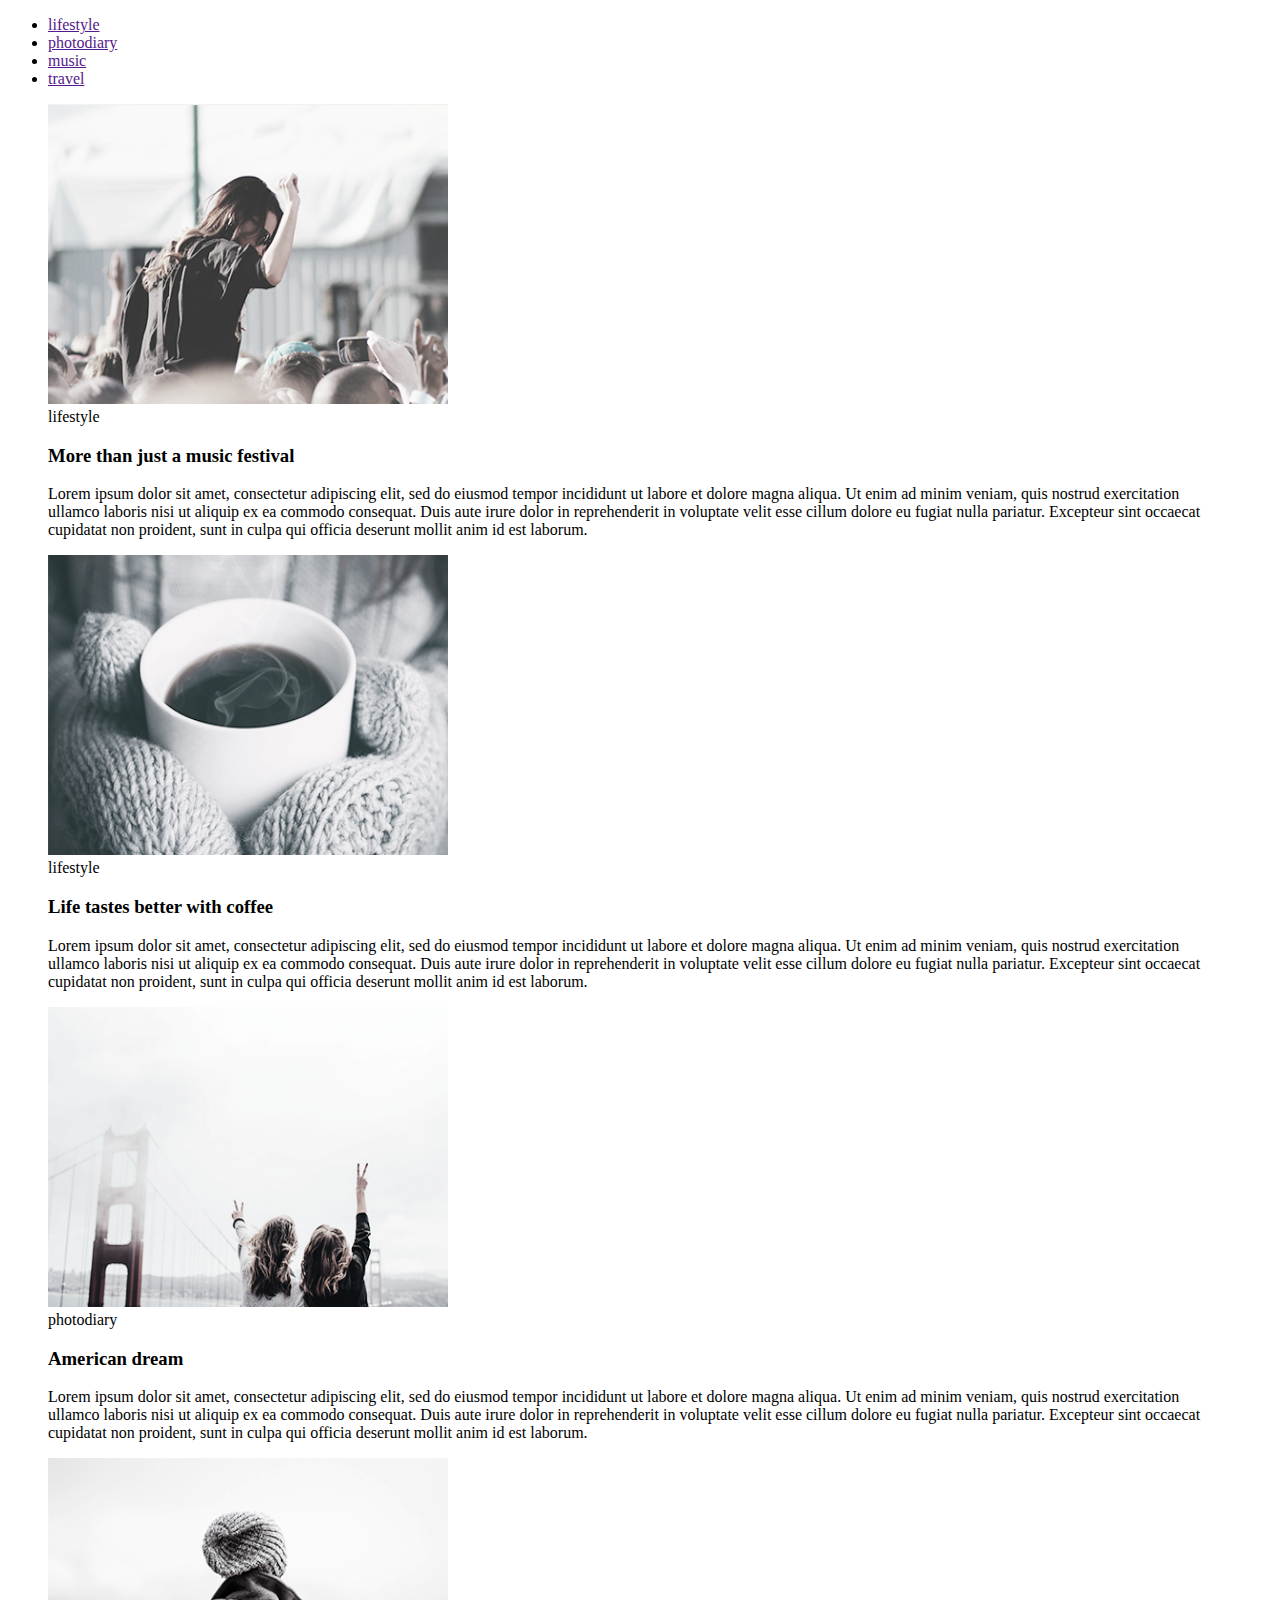
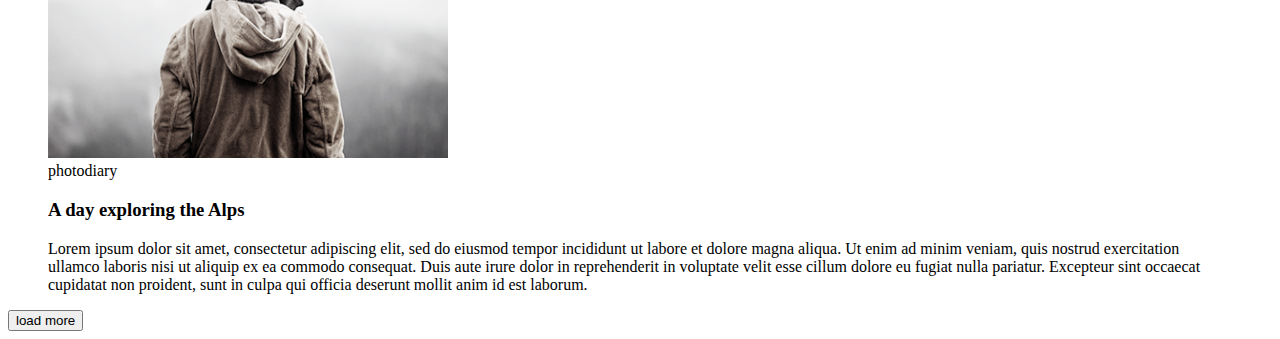
<file: module_1/index.html>
<!DOCTYPE html>
<html lang="en">
<head>
    <meta charset="UTF-8">
    <meta name="viewport" content="width=device-width, initial-scale=1.0">
    <title>module_01</title>
</head>
<body>
    <header>
        <nav>
            <ul>
                <li><a href="">lifestyle</a></li>
                <li><a href="">photodiary</a></li>
                <li><a href="">music</a></li>
                <li><a href="">travel</a></li>
            </ul>
        </nav>
    </header>
    <main>
        <div>
            <figure>
                <img width="400" height="300" class="photo" src="./img/girl.png" alt="photo">
                <figcaption>lifestyle</figcaption>
                <h3>More than just a music festival </h3>
                <p>Lorem ipsum dolor sit amet, consectetur adipiscing elit, 
                sed do eiusmod tempor incididunt ut labore et dolore magna aliqua. 
                Ut enim ad minim veniam, quis nostrud exercitation ullamco laboris nisi ut aliquip 
                ex ea commodo consequat. Duis aute irure dolor in reprehenderit in voluptate velit esse 
                cillum dolore eu fugiat nulla pariatur. Excepteur sint occaecat cupidatat non proident, 
                sunt in culpa qui officia deserunt mollit anim id est laborum.</p>
            </figure>
        </div>
        <div>
            <figure>
                <img width="400" height="300" class="photo" src="./img/coffee.png" alt="photo">
                <figcaption>lifestyle</figcaption>
                <h3>Life tastes better with coffee</h3>
                <p>Lorem ipsum dolor sit amet, consectetur adipiscing elit, 
                sed do eiusmod tempor incididunt ut labore et dolore magna aliqua. 
                Ut enim ad minim veniam, quis nostrud exercitation ullamco laboris nisi ut aliquip 
                ex ea commodo consequat. Duis aute irure dolor in reprehenderit in voluptate velit esse 
                cillum dolore eu fugiat nulla pariatur. Excepteur sint occaecat cupidatat non proident, 
                sunt in culpa qui officia deserunt mollit anim id est laborum.</p>
            </figure>
        </div>
        <div>
            <figure>
                <img width="400" height="300" class="photo" src="./img/bridge.png" alt="photo">
                <figcaption>photodiary</figcaption>
                <h3>American dream</h3>
                <p>Lorem ipsum dolor sit amet, consectetur adipiscing elit, 
                sed do eiusmod tempor incididunt ut labore et dolore magna aliqua. 
                Ut enim ad minim veniam, quis nostrud exercitation ullamco laboris nisi ut aliquip 
                ex ea commodo consequat. Duis aute irure dolor in reprehenderit in voluptate velit esse 
                cillum dolore eu fugiat nulla pariatur. Excepteur sint occaecat cupidatat non proident, 
                sunt in culpa qui officia deserunt mollit anim id est laborum.</p>
            </figure>
        </div>
        <div>
            <figure>
            <img width="400" height="300" class="photo" src="./img/cap.png" alt="photo">
            <figcaption>photodiary</figcaption>
            <h3>A day exploring the Alps</h3>
            <p>Lorem ipsum dolor sit amet, consectetur adipiscing elit, 
                sed do eiusmod tempor incididunt ut labore et dolore magna aliqua. 
                Ut enim ad minim veniam, quis nostrud exercitation ullamco laboris nisi ut aliquip 
                ex ea commodo consequat. Duis aute irure dolor in reprehenderit in voluptate velit esse 
                cillum dolore eu fugiat nulla pariatur. Excepteur sint occaecat cupidatat non proident, 
                sunt in culpa qui officia deserunt mollit anim id est laborum.</p>
            </figure>
        </div>
        <button>load more</button>
    </main>
</body>
</html>
</file>
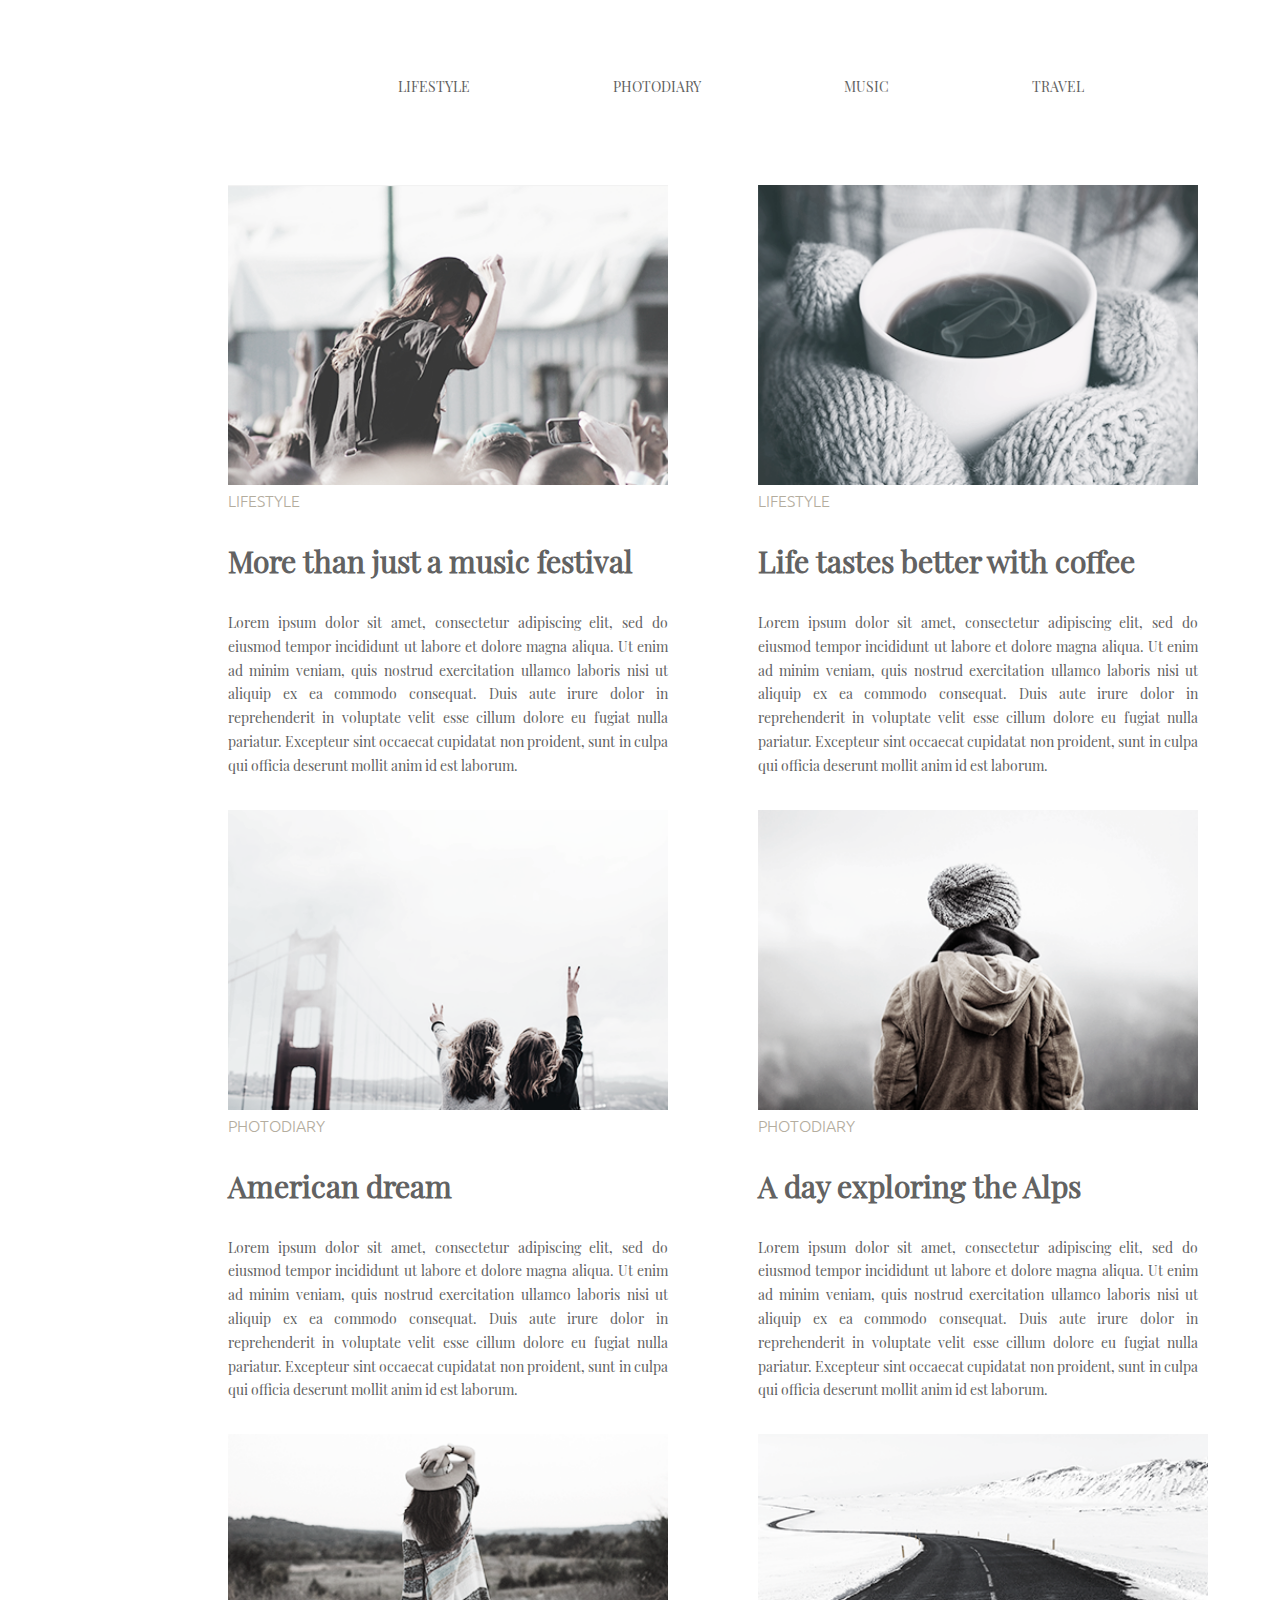
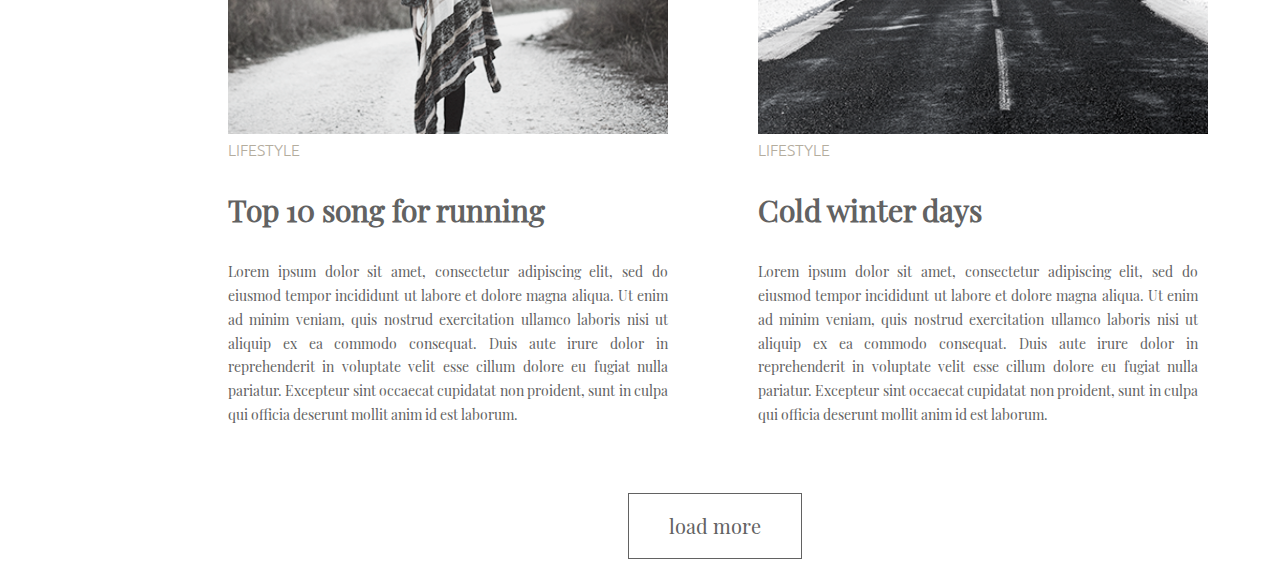
<file: module_3/index.html>
<!DOCTYPE html>
<html lang="en">
<head>
    <meta charset="UTF-8">
    <meta name="viewport" content="width=device-width, initial-scale=1.0">
    <title>module_03</title>
    <link rel="stylesheet" href="style.css">
</head>
<body>
    <header>
        <nav>
            <ul>
                <li><a href="">lifestyle</a></li>
                <li><a href="">photodiary</a></li>
                <li><a href="">music</a></li>
                <li><a href="">travel</a></li>
            </ul>
        </nav>
    </header>
    <main>
        <div class="parent">
            <figure>
                <img width="440" height="300" class="photo" src="./img/girl.png" alt="photo">
                <figcaption>lifestyle</figcaption>
                <h3>More than just a music festival </h3>
                <p>Lorem ipsum dolor sit amet, consectetur adipiscing elit, 
                sed do eiusmod tempor incididunt ut labore et dolore magna aliqua. 
                Ut enim ad minim veniam, quis nostrud exercitation ullamco laboris nisi ut aliquip 
                ex ea commodo consequat. Duis aute irure dolor in reprehenderit in voluptate velit esse 
                cillum dolore eu fugiat nulla pariatur. Excepteur sint occaecat cupidatat non proident, 
                sunt in culpa qui officia deserunt mollit anim id est laborum.</p>
            </figure>
        </div>
        <div class="parent">
            <figure>
                <img width="440" height="300" class="photo" src="./img/coffee.png" alt="photo">
                <figcaption>lifestyle</figcaption>
                <h3>Life tastes better with coffee</h3>
                <p>Lorem ipsum dolor sit amet, consectetur adipiscing elit, 
                sed do eiusmod tempor incididunt ut labore et dolore magna aliqua. 
                Ut enim ad minim veniam, quis nostrud exercitation ullamco laboris nisi ut aliquip 
                ex ea commodo consequat. Duis aute irure dolor in reprehenderit in voluptate velit esse 
                cillum dolore eu fugiat nulla pariatur. Excepteur sint occaecat cupidatat non proident, 
                sunt in culpa qui officia deserunt mollit anim id est laborum.</p>
            </figure>
        </div>
        <div class="parent">
            <figure>
                <img width="440" height="300" class="photo" src="./img/bridge.png" alt="photo">
                <figcaption>photodiary</figcaption>
                <h3>American dream</h3>
                <p>Lorem ipsum dolor sit amet, consectetur adipiscing elit, 
                sed do eiusmod tempor incididunt ut labore et dolore magna aliqua. 
                Ut enim ad minim veniam, quis nostrud exercitation ullamco laboris nisi ut aliquip 
                ex ea commodo consequat. Duis aute irure dolor in reprehenderit in voluptate velit esse 
                cillum dolore eu fugiat nulla pariatur. Excepteur sint occaecat cupidatat non proident, 
                sunt in culpa qui officia deserunt mollit anim id est laborum.</p>
            </figure>
        </div>
        <div class="parent">
            <figure>
            <img width="440" height="300" class="photo" src="./img/cap.png" alt="photo">
            <figcaption>photodiary</figcaption>
            <h3>A day exploring the Alps</h3>
            <p>Lorem ipsum dolor sit amet, consectetur adipiscing elit, 
                sed do eiusmod tempor incididunt ut labore et dolore magna aliqua. 
                Ut enim ad minim veniam, quis nostrud exercitation ullamco laboris nisi ut aliquip 
                ex ea commodo consequat. Duis aute irure dolor in reprehenderit in voluptate velit esse 
                cillum dolore eu fugiat nulla pariatur. Excepteur sint occaecat cupidatat non proident, 
                sunt in culpa qui officia deserunt mollit anim id est laborum.</p>
            </figure>
        </div>
        <div class="parent">
            <figure>
                <img width="440" height="300" class="photo" src="./img/girlback.png" alt="photo">
                <figcaption>lifestyle</figcaption>
                <h3>Top 10 song for running</h3>
                <p>Lorem ipsum dolor sit amet, consectetur adipiscing elit, 
                sed do eiusmod tempor incididunt ut labore et dolore magna aliqua. 
                Ut enim ad minim veniam, quis nostrud exercitation ullamco laboris nisi ut aliquip 
                ex ea commodo consequat. Duis aute irure dolor in reprehenderit in voluptate velit esse 
                cillum dolore eu fugiat nulla pariatur. Excepteur sint occaecat cupidatat non proident, 
                sunt in culpa qui officia deserunt mollit anim id est laborum.</p>
            </figure>
        </div>
        <div class="parent">
            <figure>
                <img width="450" height="300" class="photo" src="./img/road.png" alt="photo">
                <figcaption>lifestyle</figcaption>
                <h3>Cold winter days</h3>
                <p>Lorem ipsum dolor sit amet, consectetur adipiscing elit, 
                sed do eiusmod tempor incididunt ut labore et dolore magna aliqua. 
                Ut enim ad minim veniam, quis nostrud exercitation ullamco laboris nisi ut aliquip 
                ex ea commodo consequat. Duis aute irure dolor in reprehenderit in voluptate velit esse 
                cillum dolore eu fugiat nulla pariatur. Excepteur sint occaecat cupidatat non proident, 
                sunt in culpa qui officia deserunt mollit anim id est laborum.</p>
            </figure>
        </div>
        <button>load more</button>
    </main>
</body>
</html>
</file>
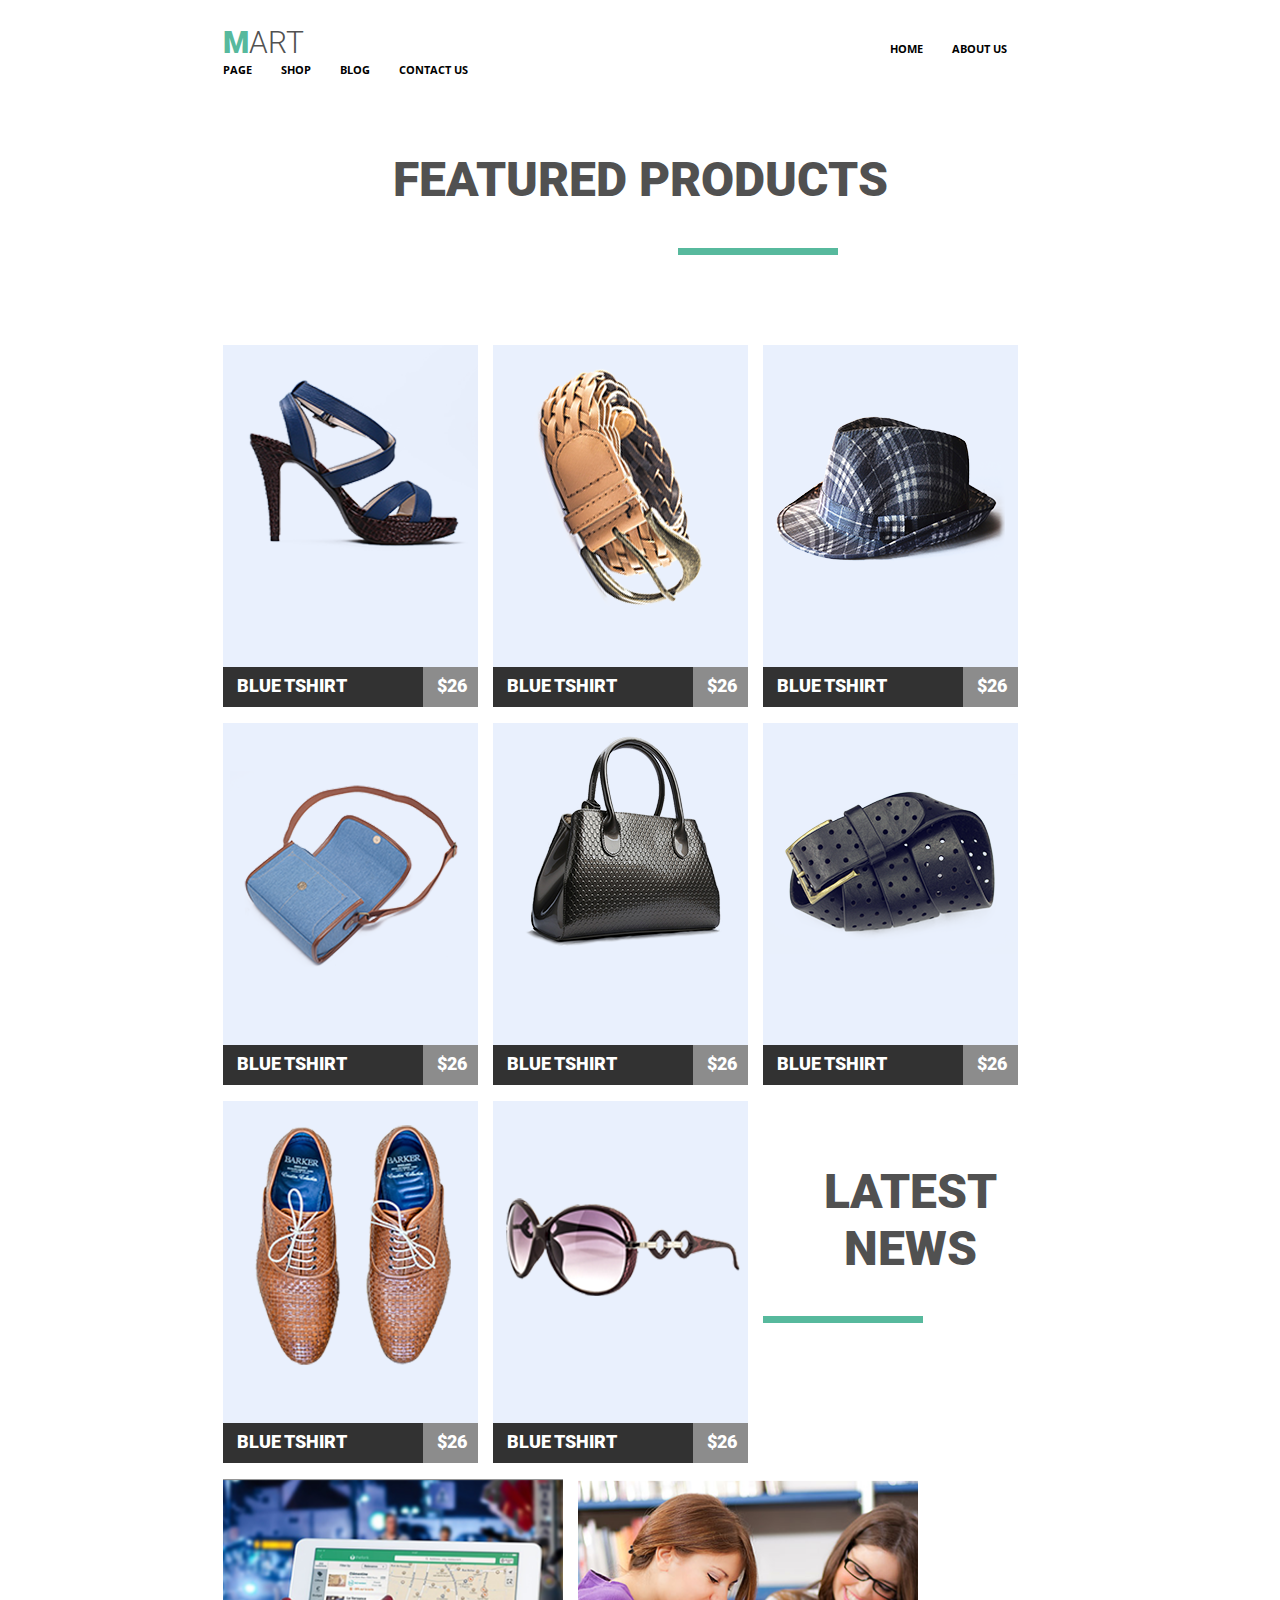
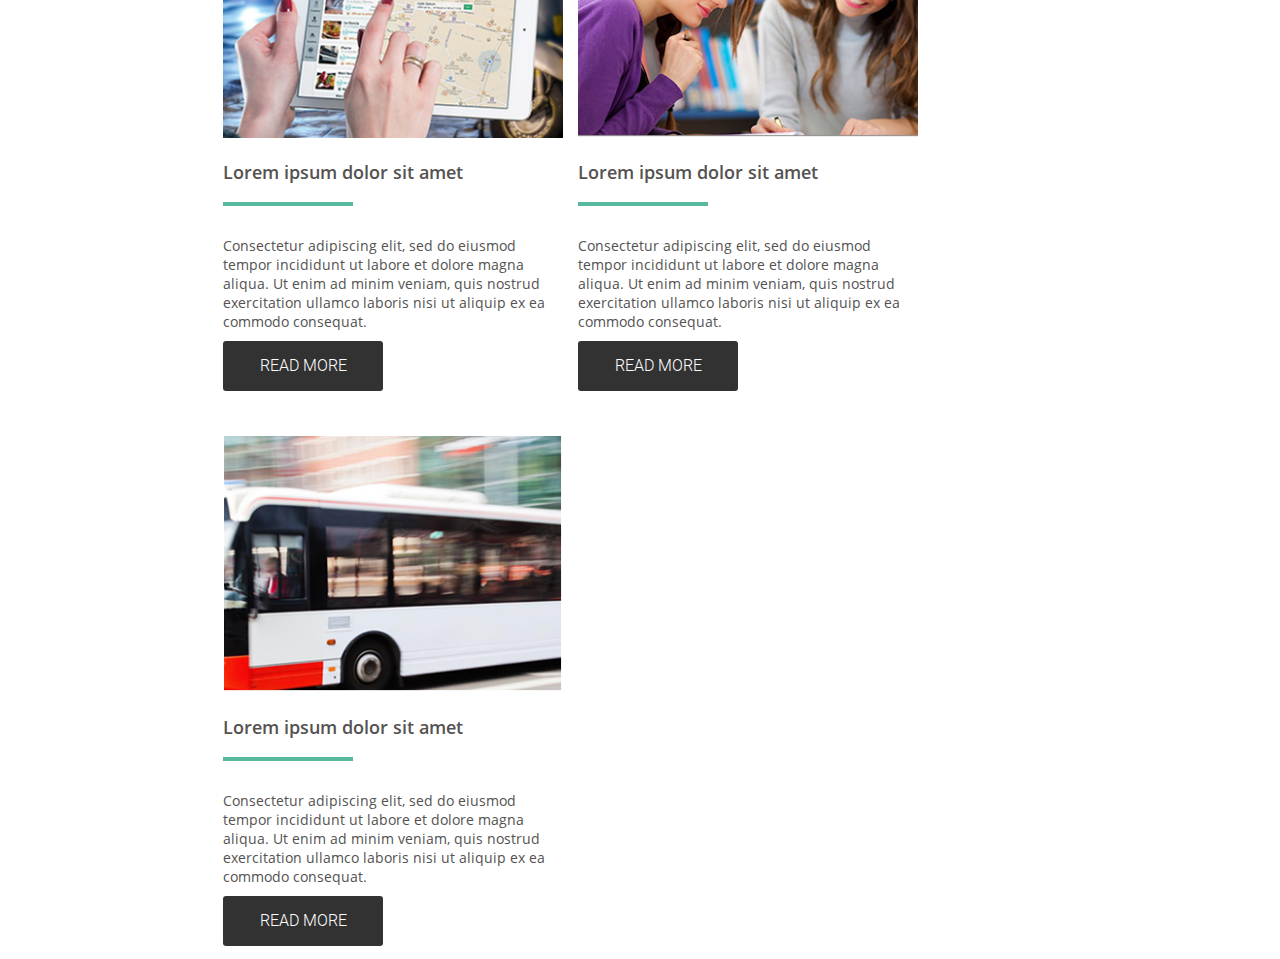
<file: module_4/index.html>
<!DOCTYPE html>
<html lang="en">
<head>
  <meta charset="UTF-8">
  <meta name="viewport" content="width=device-width, initial-scale=1.0">
  <title>module_04</title>
  <link rel="stylesheet" href="style.css">
</head>
<body>
  <header>
    <nav>
      <ul>
        <li><a class="logo1" href="">m</a><a class="logo2" href="">art</a></li>
        <li><a class="menu" href="">home</a></li>
        <li><a class="menu" href="">about us</a></li>
        <li><a class="menu" href="">page</a></li>
        <li><a class="menu" href="">shop</a></li>
        <li><a class="menu" href="">blog</a></li>
        <li><a class="menu" href="">contact us</a></li>
      </ul>
    </nav>
  </header>
    <main>
      <article>
        <section class="sect1">
          <h2>featured products</h2>
          <hr class="bold">
          <div class="shop">
            <img src="./img/product1.png" alt="">
            <button class="name">blue tshirt</button>
            <button class="price">$26</button>
          </div>
          <div class="shop">
            <img src="./img/product2.png" alt="">
            <button class="name">blue tshirt</button>
            <button class="price">$26</button>
          </div  class="shop">
          <div class="shop">
            <img src="./img/product3.png" alt="">
            <button class="name">blue tshirt</button>
            <button class="price">$26</button>
          </div  class="shop">
          <div class="shop">
            <img src="./img/product4.png" alt="">
            <button class="name">blue tshirt</button>
            <button class="price">$26</button>
          </div  class="shop">
          <div class="shop">
            <img src="./img/product5.png" alt="">
            <button class="name">blue tshirt</button>
            <button class="price">$26</button>
          </div  class="shop">
          <div class="shop">
            <img src="./img/product6.png" alt="">
            <button class="name">blue tshirt</button>
            <button class="price">$26</button>
          </div  class="shop">
          <div class="shop">
            <img src="./img/product7.png" alt="">
            <button class="name">blue tshirt</button>
            <button class="price">$26</button>
          </div  class="shop">
          <div class="shop">
            <img src="./img/product8.png" alt="">
            <button class="name">blue tshirt</button>
            <button class="price">$26</button>
          </div  class="shop">
        </section>
        
        <section class="sect2">  
          <h2 class="h2news">latest news</h2>
          <hr class="bold">
            <div class="news">
              <img width="340" src="./img/ipadpng.png" alt="photo">
              <h3>Lorem ipsum dolor sit amet</h3>
              <hr class="thin">
              <p>Consectetur adipiscing elit, 
              sed do eiusmod tempor incididunt ut labore et dolore magna aliqua. 
              Ut enim ad minim veniam, quis nostrud exercitation ullamco laboris nisi ut aliquip 
              ex ea commodo consequat.</p>
              <button class="RM">Read More</button>
            </div>
            <div class="news">
              <img width="340" src="./img/2girl.png" alt="photo">
              <h3>Lorem ipsum dolor sit amet</h3>
              <hr class="thin">
              <p>Consectetur adipiscing elit, 
              sed do eiusmod tempor incididunt ut labore et dolore magna aliqua. 
              Ut enim ad minim veniam, quis nostrud exercitation ullamco laboris nisi ut aliquip 
              ex ea commodo consequat.</p>
              <button class="RM">Read More</button>
            </div>
            <div class="news">
              <img width="340" src="./img/bus.png" alt="photo">
              <h3>Lorem ipsum dolor sit amet</h3>
              <hr class="thin">
              <p>Consectetur adipiscing elit, 
              sed do eiusmod tempor incididunt ut labore et dolore magna aliqua. 
              Ut enim ad minim veniam, quis nostrud exercitation ullamco laboris nisi ut aliquip 
              ex ea commodo consequat.</p>
              <button class="RM">Read More</button>
            </div>
            

        </section>
      </article>
    </main>
  
</body>
</html>
</file>
<file: module_3/style.css>
nav {
  color: rgba(98, 98, 98, 1);
  font-family: "PlayfairDisplay"; 
}
ul {
  list-style: none;
  margin-top: 77px;
  padding-left: 320px;
  margin-bottom: 73px;
  text-transform: uppercase;
  font-size: 14px;
}
a {
  color: rgba(98, 98, 98, 1); /* Цвет обычной ссылки */ 
  text-decoration: none; /* Убираем подчеркивание у ссылок */
 }
 a:visited {
  color: rgba(98, 98, 98, 1); /* Цвет посещённой ссылки */
 } 
 a:hover {
  color: rgba(72, 168, 238, 1); /* Цвет ссылки при наведении на нее курсора мыши */  
  text-decoration: none; /* Добавляем подчеркивание */
  -webkit-transition-duration: 0.5s; /* Safari */
  transition-duration: 0.5s;
 }
li {
  display: inline;
  padding: 70px;
}
main{
  padding-left: 170px;
}
  .parent {
  background: white;
  float: left;
  width: 520px;
  padding-left: 10px;
  padding-right: 0px;
  }
figcaption{
  font-family: "Ubuntu";
  text-transform: uppercase;
  color: rgba(180, 173, 158, 1);
}
h3 {
  font-family: "PlayfairDisplay";
  font-size: 30px;
  color: rgba(98, 98, 98, 1);
}
p {
  font-family: "PlayfairDisplay";
  font-size: 14px;
  line-height: 170%;
  text-align: justify;
  color: rgba(98, 98, 98, 1);
}
button{
  text-align: center;
  margin-left: 450px;
  margin-top: 50px;
  background-color: white;
  font-family: "PlayfairDisplay";
  color: rgba(98, 98, 98, 1);
  font-size: 20px;
  line-height: 170%;
  padding-top: 15px;
  padding-left: 40px;
  padding-right: 40px;
  padding-bottom: 15px;
  border: 1px solid;
}
button:hover {
  background-color: rgba(72, 168, 238, 1);
  -webkit-transition-duration: 0.5s; /* Safari */
  transition-duration: 0.5s;
  color: white;
}
@font-face {
  font-family: "PlayfairDisplay";
  src: url("fonts/PlayfairDisplay-Regular.ttf") format("truetype"); 
 } 
 @font-face {
  font-family: "Ubuntu";
  src: url("fonts/Ubuntu-Light.ttf") format("truetype"); 
 }
</file>
<file: module_4/style.css>
header, main{
  margin-left: 215px;
  margin-right: 215px; 
  margin-top: 25px;
}
li{
  display: inline;
}
ul{
  list-style: none;
  text-transform: uppercase;
  padding: 0;
}
a {
  text-decoration: none;
}
.menu:hover {
  color: rgba(87, 185, 157, 1); /* Цвет ссылки при наведении на нее курсора мыши */  
  text-decoration: none; 
  -webkit-transition-duration: 0.5s; /* Safari */
  transition-duration: 0.5s;
 }
.logo1{
  font-family: "RobotoBlack";
  color: rgba(87, 185, 157, 1);
  font-size: 30px;
}
.logo2{
  font-family: "RobotoLight";
  color: rgba(81, 81, 81, 1);
  font-size: 30px;
  padding-right: 582px;
}
.menu{
  font-family: "OpenSansBold";
  color: black;
  font-size: 11px;
  padding-right: 25px;
}
h2{
  font-family: "RobotoBlack";
  font-size: 48px;
  color: rgba(81, 81, 81, 1);
  text-transform: uppercase;
  text-align: center;
  padding-top: 33px;
}
.h2news{
  margin-top: 875px;
}

.bold{
  border: none; /* Убираем границу */
  background-color:rgba(87, 185, 157, 1);
  height: 7px; 
  width: 160px;
  margin-bottom: 60px;
  margin-left: 455px;
}
.thin{
  border: none; /* Убираем границу */
  background-color:rgba(87, 185, 157, 1);
  height: 4px; 
  width: 130px;
  margin-bottom: 30px;
  margin-left: 0px;
}
.shop{
  float: left;
  margin-right: 15px;
  margin-top: 30px;
  margin-bottom: 25px;
  width: 255px;
  height: 323px;
}
.name{
  margin-top: -4px;
  text-align: center;
  font-size: 20px;
  line-height: 170%;
  border: 0px solid;
  height: 40px;
  width: 200px;
  float: left;
  text-align: left;
  padding-left: 14px;
  font-family: "RobotoBlack";
  font-size: 18px;
  text-transform: uppercase;
  color: white;
  background-color: rgba(50, 50, 50, 1);
}
.name:hover{
  margin-top: -4px;
  text-align: center;
  font-size: 20px;
  line-height: 170%;
  border: 0px solid;
  height: 40px;
  width: 200px;
  float: left;
  text-align: left;
  padding-left: 14px;
  font-family: "RobotoBlack";
  font-size: 18px;
  text-transform: uppercase;
  color: white;
  background-color: rgba(87, 185, 157, 1);
}
.price{
  margin-top: -4px;
  text-align: center;
  font-size: 20px;
  line-height: 170%;
  border: 0px solid;
  height: 40px;
  width: 55px;
  float: left;
  text-align: left;
  padding-left: 14px;
  font-family: "RobotoBlack";
  font-size: 18px;
  text-transform: uppercase;
  color: white;
  background-color: rgba(140, 140, 140, 1);
}
.price:hover{
  margin-top: -4px;
  text-align: center;
  font-size: 20px;
  line-height: 170%;
  border: 0px solid;
  height: 40px;
  width: 55px;
  float: left;
  text-align: left;
  padding-left: 14px;
  font-family: "RobotoBlack";
  font-size: 18px;
  text-transform: uppercase;
  color: white;
  background-color: rgba(148, 214, 199, 1);
}
.news{
  float: left;
  margin-right: 15px;
  margin-top: 30px;
  margin-bottom: 25px;
  width: 340px;
  height: 500px;   
}
h3{
  font-family: "OpenSansSemiBold";
  font-size: 18px;
  color: rgba(85, 82, 82, 1);
}
p{
  font-family: "OpenSansRegular";
  font-size: 14px;
  color: rgba(85, 82, 82, 1);
}

.RM{
  margin-top: -4px;
  text-align: center;
  font-size: 20px;
  line-height: 170%;
  border: 0px solid;
  height: 50px;
  width: 160px;
  float: left;
  text-align: center;
  font-family: "OpenSansLight";
  font-size: 16px;
  text-transform: uppercase;
  color: white;
  background-color: rgba(50, 50, 50, 1);
  border-radius: 3px;
}
.RM:hover{
  margin-top: -4px;
  text-align: center;
  font-size: 20px;
  line-height: 170%;
  border: 0px solid;
  height: 50px;
  width: 160px;
  float: left;
  text-align: center;
  font-family: "OpenSansLight";
  font-size: 16px;
  text-transform: uppercase;
  color: white;
  background-color: rgba(87, 185, 157, 1);
  border-radius: 3px;
}

@font-face{
  font-family: "RobotoBlack";
  src: url("fonts/Roboto-Black.ttf") format("truetype");
}
@font-face{
  font-family: "RobotoLight";
  src: url("fonts/Roboto-Light.ttf") format("truetype");
}
@font-face{
  font-family: "OpenSansBold";
  src: url("fonts/OpenSans-Bold.ttf") format("truetype");
}
@font-face{
  font-family: "OpenSansSemiBold";
  src: url("fonts/OpenSans-SemiBold.ttf") format("truetype");
}
@font-face{
  font-family: "OpenSansRegular";
  src: url("fonts/OpenSans-Regular.ttf") format("truetype");
}
@font-face{
  font-family: "OpenSansLight";
  src: url("fonts/Roboto-Light.ttf") format("truetype");
}
</file>
